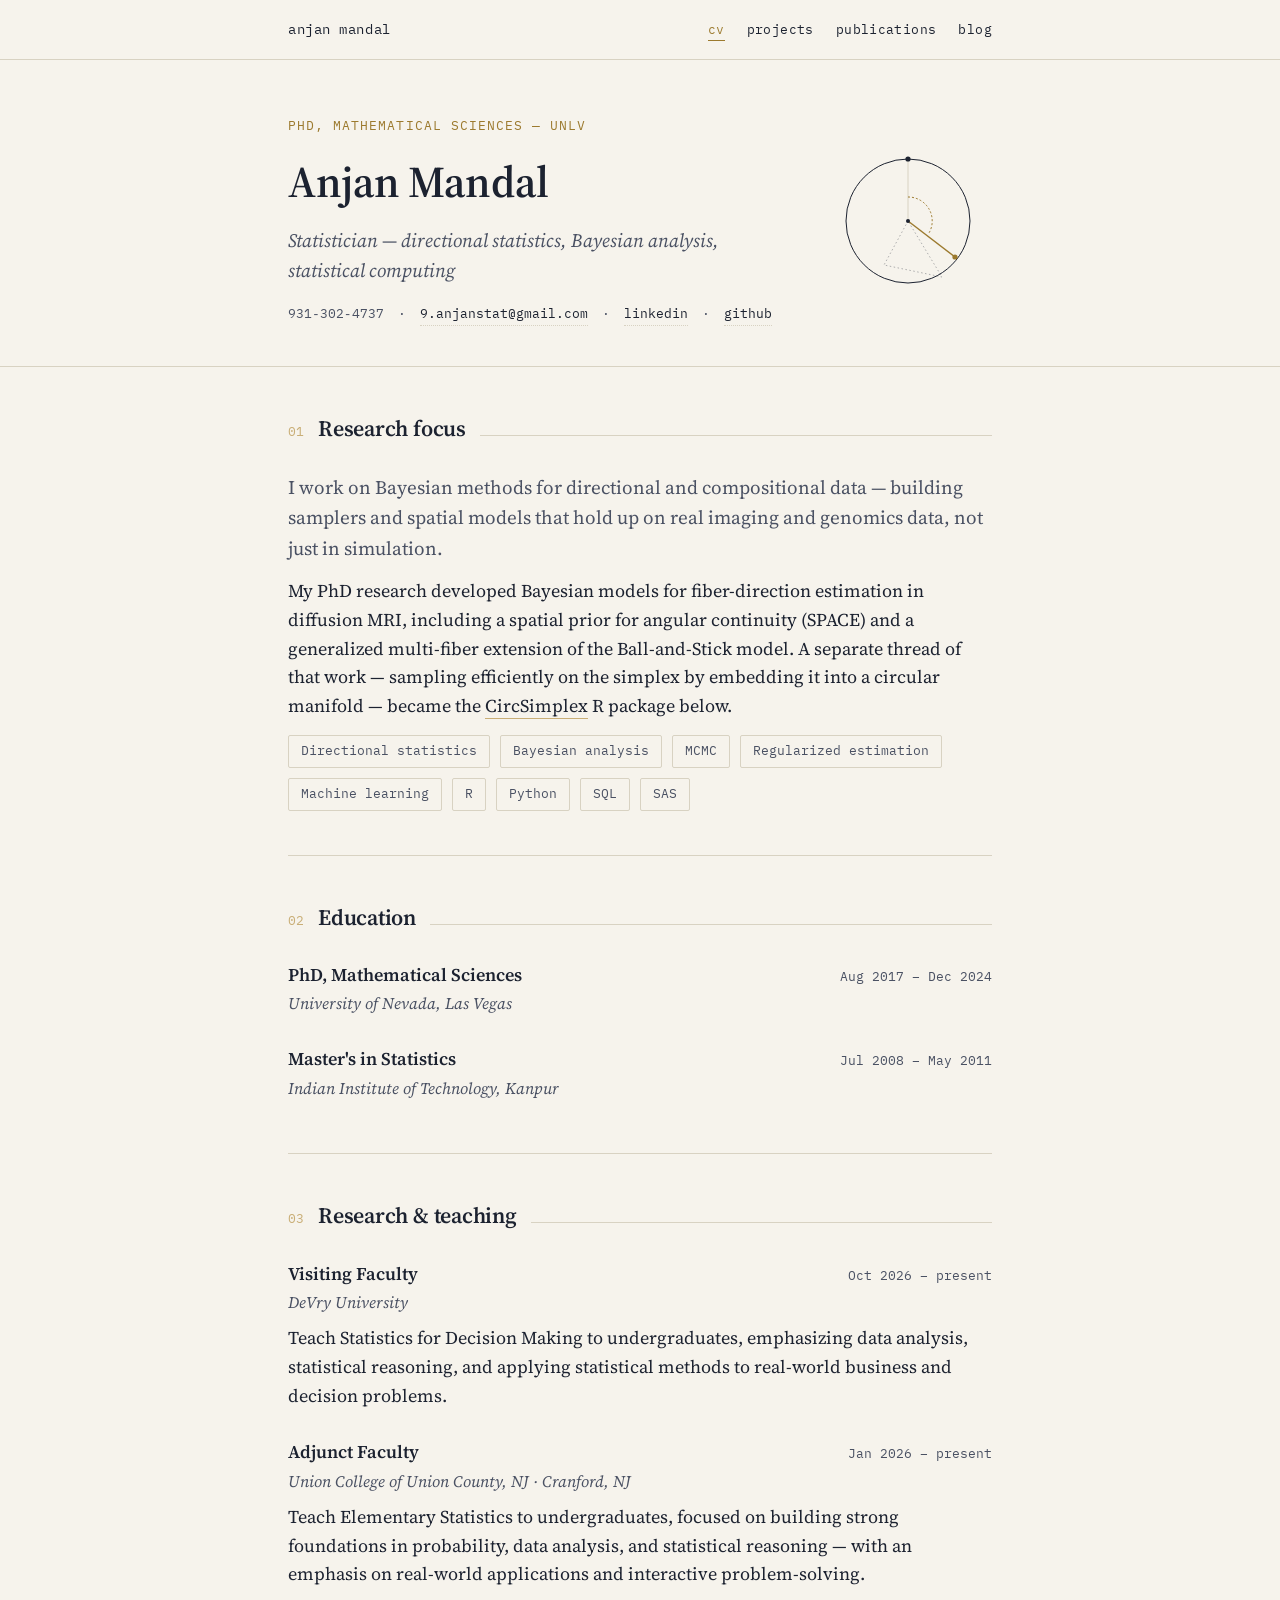
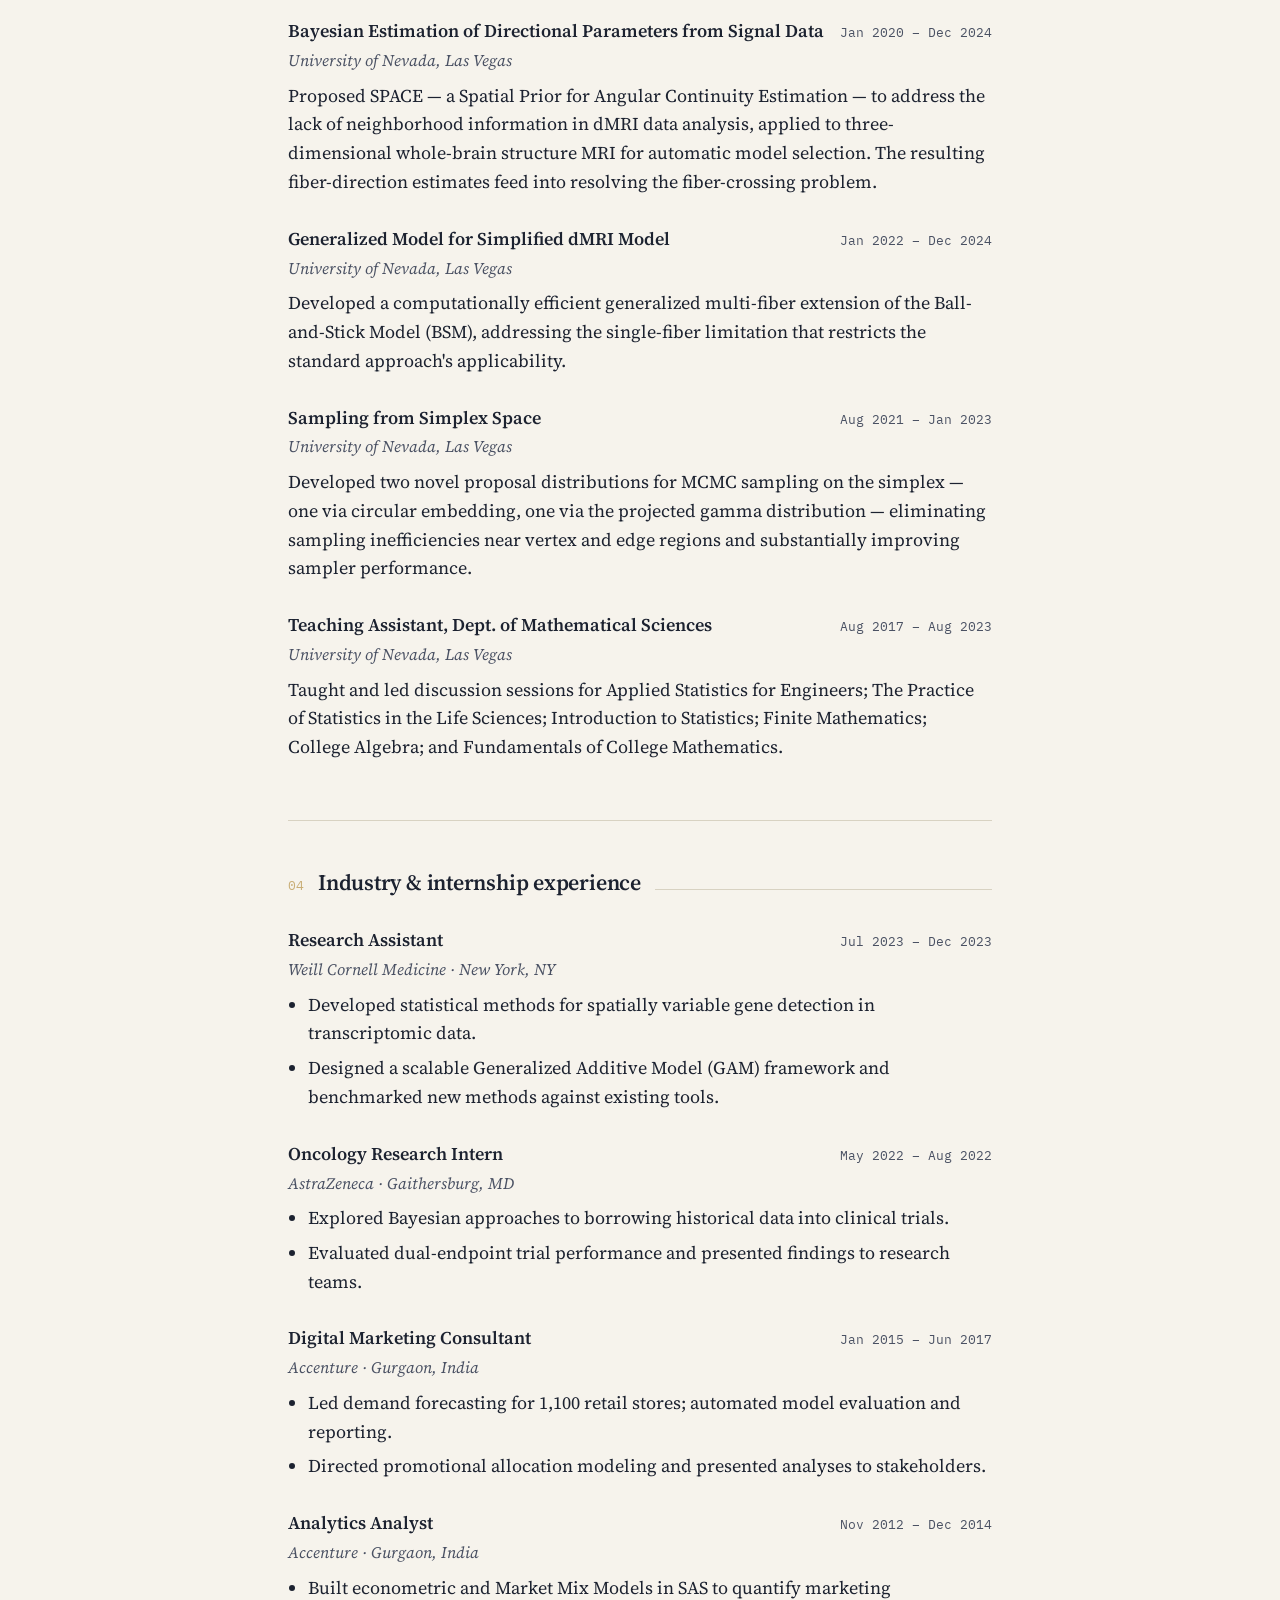
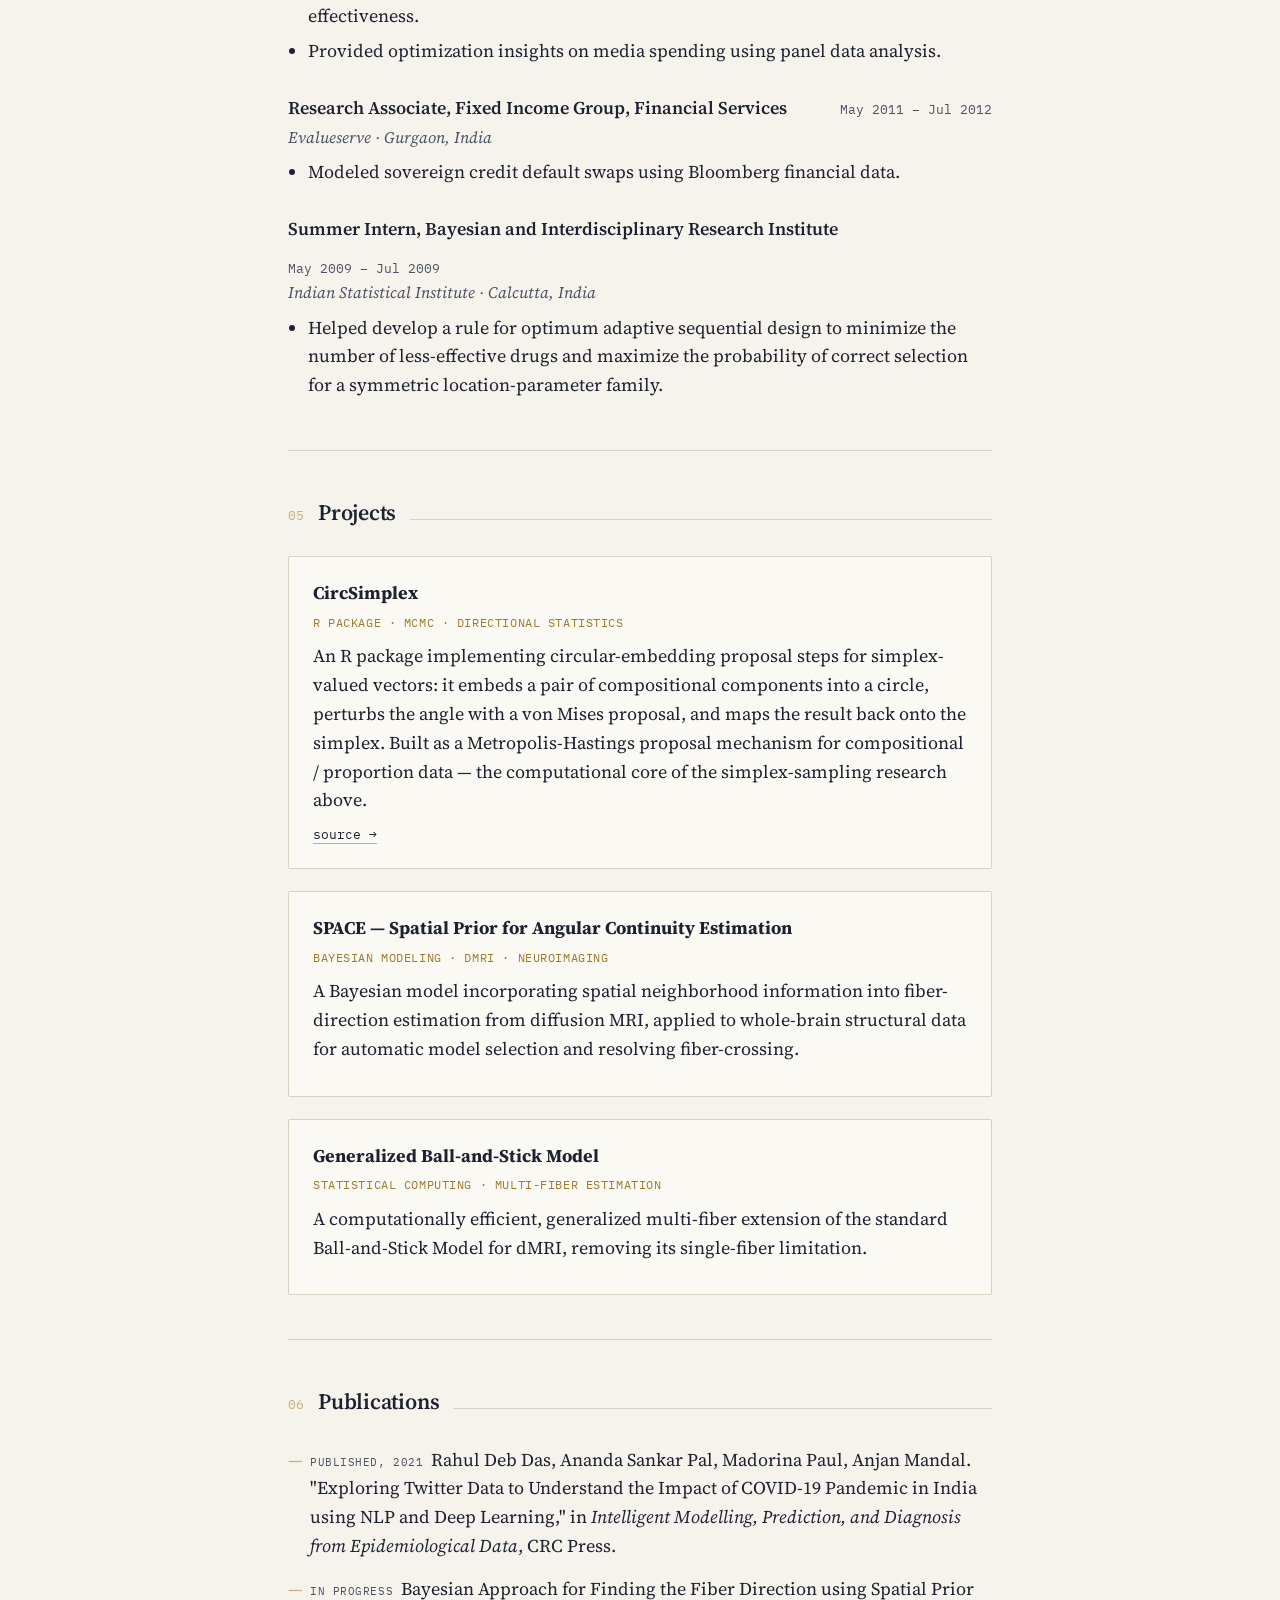
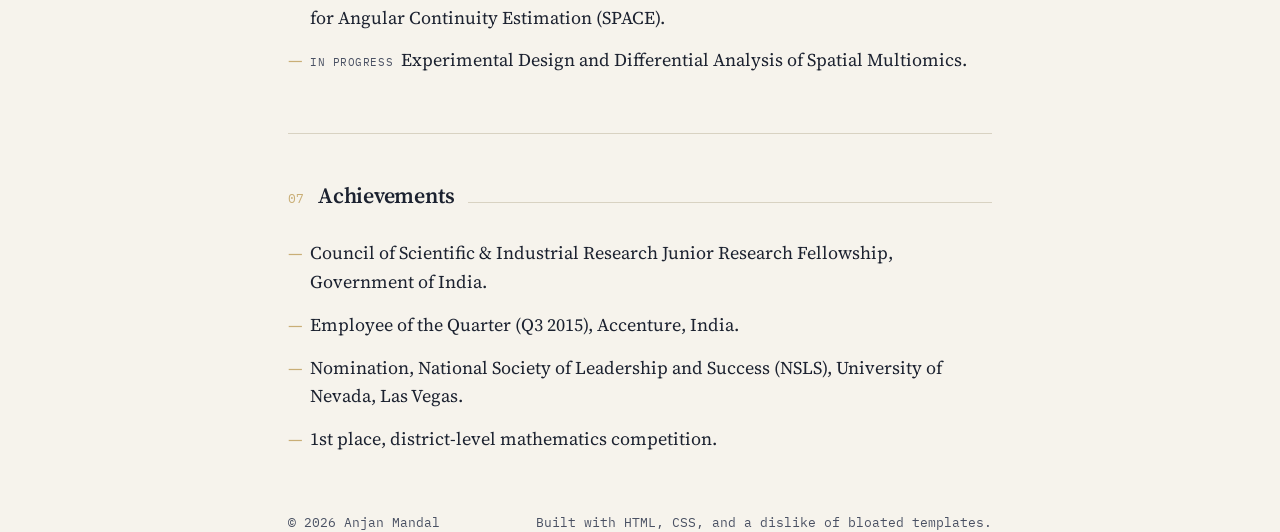
<file: index.html>
<!DOCTYPE html>
<html lang="en">
<head>
<meta charset="UTF-8">
<meta name="viewport" content="width=device-width, initial-scale=1.0">
<title>Anjan Mandal — Statistician</title>
<meta name="description" content="Anjan Mandal, PhD — Bayesian statistics, directional statistics, and statistical computing.">
<link rel="preconnect" href="https://fonts.googleapis.com">
<link rel="preconnect" href="https://fonts.gstatic.com" crossorigin>
<link href="https://fonts.googleapis.com/css2?family=Source+Serif+4:ital,wght@0,400;0,600;0,700;1,400&family=IBM+Plex+Mono:wght@400;500&display=swap" rel="stylesheet">
<link rel="stylesheet" href="css/style.css">
</head>
<body>

<nav class="site-nav">
  <div class="wrap">
    <a class="brand" href="index.html">anjan&nbsp;mandal</a>
    <ul>
      <li><a class="current" href="index.html#top">cv</a></li>
      <li><a href="index.html#projects">projects</a></li>
      <li><a href="index.html#publications">publications</a></li>
      <li><a href="blog/index.html">blog</a></li>
    </ul>
  </div>
</nav>

<header class="hero" id="top">
  <div class="wrap hero-grid">
    <div class="hero-text">
      <p class="eyebrow">PhD, Mathematical Sciences — UNLV</p>
      <h1>Anjan Mandal</h1>
      <p class="role">Statistician — directional statistics, Bayesian analysis, statistical computing</p>
      <div class="contact-line">
        <span>931&#8209;302&#8209;4737</span>
        <span>&middot;</span>
        <a href="mailto:9.anjanstat@gmail.com">9.anjanstat@gmail.com</a>
        <span>&middot;</span>
        <a href="https://www.linkedin.com/in/anjan-mandal/" target="_blank" rel="noopener">linkedin</a>
        <span>&middot;</span>
        <a href="https://github.com/Anjan-stat" target="_blank" rel="noopener">github</a>
      </div>
    </div>
    <div class="signature-figure" aria-hidden="true">
      <!-- Signature mark: circular embedding of a simplex point, drawn from the candidate's own
           thesis work (von Mises proposal steps on the simplex). -->
      <svg viewBox="0 0 168 168" fill="none">
        <circle cx="84" cy="84" r="62" stroke="#1C2230" stroke-width="1"/>
        <line x1="84" y1="84" x2="84" y2="22" stroke="#D8D2C2" stroke-width="1"/>
        <line x1="84" y1="84" x2="131" y2="120" stroke="#9C7A2E" stroke-width="1.4"/>
        <path d="M 84 60 A 24 24 0 0 1 105 96" stroke="#9C7A2E" stroke-width="1" fill="none" stroke-dasharray="2 2"/>
        <circle cx="84" cy="22" r="2.6" fill="#1C2230"/>
        <circle cx="131" cy="120" r="2.6" fill="#9C7A2E"/>
        <circle cx="84" cy="84" r="2" fill="#1C2230"/>
        <polygon points="84,84 60,128 118,140" stroke="#1C2230" stroke-width="0.75" stroke-dasharray="1.5 2.5" fill="none" opacity="0.45"/>
      </svg>
    </div>
  </div>
</header>

<main class="wrap">

  <section id="about">
    <div class="section-head"><span class="num">01</span><h2>Research focus</h2><span class="rule"></span></div>
    <p class="lede">I work on Bayesian methods for directional and compositional data — building samplers and spatial models that hold up on real imaging and genomics data, not just in simulation.</p>
    <p>My PhD research developed Bayesian models for fiber-direction estimation in diffusion MRI, including a spatial prior for angular continuity (SPACE) and a generalized multi-fiber extension of the Ball-and-Stick model. A separate thread of that work — sampling efficiently on the simplex by embedding it into a circular manifold — became the <a href="#projects">CircSimplex</a> R package below.</p>
    <div class="skills-row">
      <span class="skill-pill">Directional statistics</span>
      <span class="skill-pill">Bayesian analysis</span>
      <span class="skill-pill">MCMC</span>
      <span class="skill-pill">Regularized estimation</span>
      <span class="skill-pill">Machine learning</span>
      <span class="skill-pill">R</span>
      <span class="skill-pill">Python</span>
      <span class="skill-pill">SQL</span>
      <span class="skill-pill">SAS</span>
    </div>
  </section>

  <section id="education">
    <div class="section-head"><span class="num">02</span><h2>Education</h2><span class="rule"></span></div>
    <div class="entry">
      <div class="entry-head"><h3>PhD, Mathematical Sciences</h3><span class="when">Aug 2017 – Dec 2024</span></div>
      <p class="org">University of Nevada, Las Vegas</p>
    </div>
    <div class="entry">
      <div class="entry-head"><h3>Master's in Statistics</h3><span class="when">Jul 2008 – May 2011</span></div>
      <p class="org">Indian Institute of Technology, Kanpur</p>
    </div>
  </section>

  <section id="research">
    <div class="section-head"><span class="num">03</span><h2>Research &amp; teaching</h2><span class="rule"></span></div>

    <div class="entry">
      <div class="entry-head"><h3>Visiting Faculty</h3><span class="when">Oct 2026 – present</span></div>
      <p class="org">DeVry University</p>
      <p>Teach Statistics for Decision Making to undergraduates, emphasizing data analysis, statistical reasoning, and applying statistical methods to real-world business and decision problems.</p>
    </div>
    
    <div class="entry">
      <div class="entry-head"><h3>Adjunct Faculty</h3><span class="when">Jan 2026 – present</span></div>
      <p class="org">Union College of Union County, NJ &middot; Cranford, NJ</p>
      <p>Teach Elementary Statistics to undergraduates, focused on building strong foundations in probability, data analysis, and statistical reasoning — with an emphasis on real-world applications and interactive problem-solving.</p>
    </div>

    <div class="entry">
      <div class="entry-head"><h3>Bayesian Estimation of Directional Parameters from Signal Data</h3><span class="when">Jan 2020 – Dec 2024</span></div>
      <p class="org">University of Nevada, Las Vegas</p>
      <p>Proposed SPACE — a Spatial Prior for Angular Continuity Estimation — to address the lack of neighborhood information in dMRI data analysis, applied to three-dimensional whole-brain structure MRI for automatic model selection. The resulting fiber-direction estimates feed into resolving the fiber-crossing problem.</p>
    </div>

    <div class="entry">
      <div class="entry-head"><h3>Generalized Model for Simplified dMRI Model</h3><span class="when">Jan 2022 – Dec 2024</span></div>
      <p class="org">University of Nevada, Las Vegas</p>
      <p>Developed a computationally efficient generalized multi-fiber extension of the Ball-and-Stick Model (BSM), addressing the single-fiber limitation that restricts the standard approach's applicability.</p>
    </div>

    <div class="entry">
      <div class="entry-head"><h3>Sampling from Simplex Space</h3><span class="when">Aug 2021 – Jan 2023</span></div>
      <p class="org">University of Nevada, Las Vegas</p>
      <p>Developed two novel proposal distributions for MCMC sampling on the simplex — one via circular embedding, one via the projected gamma distribution — eliminating sampling inefficiencies near vertex and edge regions and substantially improving sampler performance.</p>
    </div>

    <div class="entry">
      <div class="entry-head"><h3>Teaching Assistant, Dept. of Mathematical Sciences</h3><span class="when">Aug 2017 – Aug 2023</span></div>
      <p class="org">University of Nevada, Las Vegas</p>
      <p>Taught and led discussion sessions for Applied Statistics for Engineers; The Practice of Statistics in the Life Sciences; Introduction to Statistics; Finite Mathematics; College Algebra; and Fundamentals of College Mathematics.</p>
    </div>
  </section>

  <section id="experience">
    <div class="section-head"><span class="num">04</span><h2>Industry &amp; internship experience</h2><span class="rule"></span></div>

    <div class="entry">
      <div class="entry-head"><h3>Research Assistant</h3><span class="when">Jul 2023 – Dec 2023</span></div>
      <p class="org">Weill Cornell Medicine &middot; New York, NY</p>
      <ul>
        <li>Developed statistical methods for spatially variable gene detection in transcriptomic data.</li>
        <li>Designed a scalable Generalized Additive Model (GAM) framework and benchmarked new methods against existing tools.</li>
      </ul>
    </div>

    <div class="entry">
      <div class="entry-head"><h3>Oncology Research Intern</h3><span class="when">May 2022 – Aug 2022</span></div>
      <p class="org">AstraZeneca &middot; Gaithersburg, MD</p>
      <ul>
        <li>Explored Bayesian approaches to borrowing historical data into clinical trials.</li>
        <li>Evaluated dual-endpoint trial performance and presented findings to research teams.</li>
      </ul>
    </div>

    <div class="entry">
      <div class="entry-head"><h3>Digital Marketing Consultant</h3><span class="when">Jan 2015 – Jun 2017</span></div>
      <p class="org">Accenture &middot; Gurgaon, India</p>
      <ul>
        <li>Led demand forecasting for 1,100 retail stores; automated model evaluation and reporting.</li>
        <li>Directed promotional allocation modeling and presented analyses to stakeholders.</li>
      </ul>
    </div>

    <div class="entry">
      <div class="entry-head"><h3>Analytics Analyst</h3><span class="when">Nov 2012 – Dec 2014</span></div>
      <p class="org">Accenture &middot; Gurgaon, India</p>
      <ul>
        <li>Built econometric and Market Mix Models in SAS to quantify marketing effectiveness.</li>
        <li>Provided optimization insights on media spending using panel data analysis.</li>
      </ul>
    </div>

    <div class="entry">
      <div class="entry-head"><h3>Research Associate, Fixed Income Group, Financial Services</h3><span class="when">May 2011 – Jul 2012</span></div>
      <p class="org">Evalueserve &middot; Gurgaon, India</p>
      <ul>
        <li>Modeled sovereign credit default swaps using Bloomberg financial data.</li>
      </ul>
    </div>

    <div class="entry">
      <div class="entry-head"><h3>Summer Intern, Bayesian and Interdisciplinary Research Institute</h3><span class="when">May 2009 – Jul 2009</span></div>
      <p class="org">Indian Statistical Institute &middot; Calcutta, India</p>
      <ul>
        <li>Helped develop a rule for optimum adaptive sequential design to minimize the number of less-effective drugs and maximize the probability of correct selection for a symmetric location-parameter family.</li>
      </ul>
    </div>
  </section>

  <section id="projects">
    <div class="section-head"><span class="num">05</span><h2>Projects</h2><span class="rule"></span></div>
    <div class="projects-grid">

      <div class="project-card">
        <h3>CircSimplex</h3>
        <div class="tags">R package &middot; MCMC &middot; directional statistics</div>
        <p>An R package implementing circular-embedding proposal steps for simplex-valued vectors: it embeds a pair of compositional components into a circle, perturbs the angle with a von Mises proposal, and maps the result back onto the simplex. Built as a Metropolis-Hastings proposal mechanism for compositional / proportion data — the computational core of the simplex-sampling research above.</p>
        <div class="links">
          <a href="https://github.com/Anjan-stat/CircSimplex" target="_blank" rel="noopener">source &rarr;</a>
        </div>
      </div>

      <div class="project-card">
        <h3>SPACE — Spatial Prior for Angular Continuity Estimation</h3>
        <div class="tags">Bayesian modeling &middot; dMRI &middot; neuroimaging</div>
        <p>A Bayesian model incorporating spatial neighborhood information into fiber-direction estimation from diffusion MRI, applied to whole-brain structural data for automatic model selection and resolving fiber-crossing.</p>
      </div>

      <div class="project-card">
        <h3>Generalized Ball-and-Stick Model</h3>
        <div class="tags">Statistical computing &middot; multi-fiber estimation</div>
        <p>A computationally efficient, generalized multi-fiber extension of the standard Ball-and-Stick Model for dMRI, removing its single-fiber limitation.</p>
      </div>

    </div>
  </section>

  <section id="publications">
    <div class="section-head"><span class="num">06</span><h2>Publications</h2><span class="rule"></span></div>
    <ul class="pub-list">
      <li><span class="status">Published, 2021</span>Rahul Deb Das, Ananda Sankar Pal, Madorina Paul, Anjan Mandal. "Exploring Twitter Data to Understand the Impact of COVID-19 Pandemic in India using NLP and Deep Learning," in <em>Intelligent Modelling, Prediction, and Diagnosis from Epidemiological Data</em>, CRC Press.</li>
      <li><span class="status">In progress</span>Bayesian Approach for Finding the Fiber Direction using Spatial Prior for Angular Continuity Estimation (SPACE).</li>
      <li><span class="status">In progress</span>Experimental Design and Differential Analysis of Spatial Multiomics.</li>
    </ul>
  </section>

  <section id="achievements">
    <div class="section-head"><span class="num">07</span><h2>Achievements</h2><span class="rule"></span></div>
    <ul class="pub-list">
      <li>Council of Scientific &amp; Industrial Research Junior Research Fellowship, Government of India.</li>
      <li>Employee of the Quarter (Q3 2015), Accenture, India.</li>
      <li>Nomination, National Society of Leadership and Success (NSLS), University of Nevada, Las Vegas.</li>
      <li>1st place, district-level mathematics competition.</li>
    </ul>
  </section>

</main>

<footer class="wrap">
  <span>&copy; 2026 Anjan Mandal</span>
  <span>Built with HTML, CSS, and a dislike of bloated templates.</span>
</footer>

</body>
</html>
</file>
<file: css/style.css>
/* ============================================================
   Design tokens
   Paper:   #F6F3EC   Ink:   #1C2230   Ink-soft: #4A5163
   Line:    #D8D2C2   Accent: #9C7A2E (muted ochre)   Accent-soft: #C9AE76
   ============================================================ */

:root {
  --paper: #F6F3EC;
  --paper-raised: #FBF9F4;
  --ink: #1C2230;
  --ink-soft: #4A5163;
  --line: #D8D2C2;
  --accent: #9C7A2E;
  --accent-soft: #C9AE76;
  --serif: "Source Serif 4", Georgia, "Times New Roman", serif;
  --mono: "IBM Plex Mono", "SFMono-Regular", Consolas, monospace;
  --max: 760px;
}

* { box-sizing: border-box; }

html { scroll-behavior: smooth; }

@media (prefers-reduced-motion: reduce) {
  html { scroll-behavior: auto; }
  * { animation-duration: 0.01ms !important; transition-duration: 0.01ms !important; }
}

body {
  margin: 0;
  background: var(--paper);
  color: var(--ink);
  font-family: var(--serif);
  font-size: 18px;
  line-height: 1.6;
  -webkit-font-smoothing: antialiased;
}

a {
  color: var(--ink);
  text-decoration: none;
  border-bottom: 1px solid var(--accent-soft);
  transition: border-color 0.15s ease, color 0.15s ease;
}
a:hover, a:focus-visible { color: var(--accent); border-color: var(--accent); }
a:focus-visible { outline: 2px solid var(--accent); outline-offset: 2px; border-radius: 1px; }

.wrap {
  max-width: var(--max);
  margin: 0 auto;
  padding: 0 28px;
}

/* ---------- Top nav ---------- */
.site-nav {
  border-bottom: 1px solid var(--line);
  background: var(--paper);
  position: sticky;
  top: 0;
  z-index: 10;
}
.site-nav .wrap {
  display: flex;
  align-items: baseline;
  justify-content: space-between;
  padding-top: 18px;
  padding-bottom: 18px;
}
.site-nav .brand {
  font-family: var(--mono);
  font-size: 14px;
  letter-spacing: 0.04em;
  border-bottom: none;
  color: var(--ink);
}
.site-nav .brand:hover { color: var(--accent); }
.site-nav ul {
  list-style: none;
  display: flex;
  gap: 22px;
  margin: 0;
  padding: 0;
  font-family: var(--mono);
  font-size: 13px;
  letter-spacing: 0.03em;
  text-transform: lowercase;
}
.site-nav ul a { border-bottom: none; padding-bottom: 2px; }
.site-nav ul a.current { border-bottom: 1px solid var(--accent); color: var(--accent); }

/* ---------- Header / hero ---------- */
header.hero {
  padding: 56px 0 40px;
  border-bottom: 1px solid var(--line);
}
header.hero .hero-grid {
  display: flex;
  gap: 36px;
  align-items: center;
}
header.hero .hero-text { flex: 1; }
header.hero .eyebrow {
  font-family: var(--mono);
  font-size: 13px;
  letter-spacing: 0.08em;
  text-transform: uppercase;
  color: var(--accent);
  margin: 0 0 10px;
}
header.hero h1 {
  font-size: 44px;
  font-weight: 600;
  margin: 0 0 8px;
  letter-spacing: -0.01em;
}
header.hero .role {
  font-size: 19px;
  color: var(--ink-soft);
  margin: 0 0 18px;
  font-style: italic;
}
header.hero .contact-line {
  font-family: var(--mono);
  font-size: 13px;
  color: var(--ink-soft);
  display: flex;
  flex-wrap: wrap;
  gap: 4px 14px;
}
header.hero .contact-line a { border-bottom: 1px dotted var(--line); }

.signature-figure { flex: 0 0 168px; }
.signature-figure svg { width: 168px; height: 168px; display: block; }

/* ---------- Section structure ---------- */
section { padding: 44px 0; border-bottom: 1px solid var(--line); }
section:last-of-type { border-bottom: none; }

.section-head {
  display: flex;
  align-items: baseline;
  gap: 14px;
  margin-bottom: 26px;
}
.section-head .num {
  font-family: var(--mono);
  font-size: 13px;
  color: var(--accent-soft);
}
.section-head h2 {
  font-size: 22px;
  font-weight: 600;
  margin: 0;
  letter-spacing: -0.01em;
}
.section-head .rule {
  flex: 1;
  height: 1px;
  background: var(--line);
}

p { margin: 0 0 14px; }
.lede { font-size: 19px; color: var(--ink-soft); }

/* ---------- Timeline entries (experience / research) ---------- */
.entry { margin-bottom: 28px; }
.entry:last-child { margin-bottom: 0; }
.entry-head {
  display: flex;
  justify-content: space-between;
  align-items: baseline;
  gap: 14px;
  flex-wrap: wrap;
}
.entry-head h3 { font-size: 18px; margin: 0; font-weight: 600; }
.entry-head .when {
  font-family: var(--mono);
  font-size: 12.5px;
  color: var(--ink-soft);
  white-space: nowrap;
}
.entry .org { color: var(--ink-soft); font-style: italic; margin: 2px 0 8px; font-size: 16px; }
.entry ul { margin: 8px 0 0; padding-left: 20px; }
.entry li { margin-bottom: 6px; }

/* ---------- Project cards ---------- */
.projects-grid { display: grid; gap: 22px; }
.project-card {
  border: 1px solid var(--line);
  background: var(--paper-raised);
  padding: 22px 24px;
  border-radius: 2px;
}
.project-card h3 { margin: 0 0 6px; font-size: 18px; }
.project-card .tags {
  font-family: var(--mono);
  font-size: 11.5px;
  color: var(--accent);
  text-transform: uppercase;
  letter-spacing: 0.05em;
  margin-bottom: 10px;
}
.project-card p { margin-bottom: 10px; }
.project-card .links { font-family: var(--mono); font-size: 13px; }
.project-card .links a { margin-right: 14px; }

/* ---------- Publications ---------- */
.pub-list { list-style: none; margin: 0; padding: 0; }
.pub-list li {
  margin-bottom: 14px;
  padding-left: 22px;
  position: relative;
}
.pub-list li::before {
  content: "—";
  position: absolute;
  left: 0;
  color: var(--accent-soft);
}
.pub-list .status {
  font-family: var(--mono);
  font-size: 11px;
  text-transform: uppercase;
  letter-spacing: 0.05em;
  color: var(--ink-soft);
  margin-right: 8px;
}

/* ---------- Skills ---------- */
.skills-row { display: flex; flex-wrap: wrap; gap: 10px; }
.skill-pill {
  font-family: var(--mono);
  font-size: 13px;
  padding: 5px 12px;
  border: 1px solid var(--line);
  border-radius: 2px;
  color: var(--ink-soft);
}

/* ---------- Footer ---------- */
footer {
  padding: 32px 0 48px;
  font-family: var(--mono);
  font-size: 12.5px;
  color: var(--ink-soft);
  display: flex;
  justify-content: space-between;
  flex-wrap: wrap;
  gap: 10px;
}

/* ---------- Blog ---------- */
.post-list { list-style: none; margin: 0; padding: 0; }
.post-item {
  padding: 22px 0;
  border-bottom: 1px solid var(--line);
}
.post-item:first-child { padding-top: 0; }
.post-item .post-date {
  font-family: var(--mono);
  font-size: 12px;
  color: var(--accent);
  text-transform: uppercase;
  letter-spacing: 0.05em;
}
.post-item h3 { margin: 6px 0 6px; font-size: 20px; }
.post-item p { color: var(--ink-soft); margin-bottom: 6px; }
.post-item .read-more { font-family: var(--mono); font-size: 13px; }

.post-body { padding: 44px 0; }
.post-body .post-date {
  font-family: var(--mono);
  font-size: 12px;
  color: var(--accent);
  text-transform: uppercase;
  letter-spacing: 0.05em;
}
.post-body h1 { font-size: 32px; margin: 10px 0 24px; }
.post-body article h2 { font-size: 22px; margin-top: 34px; }
.post-body article h3 { font-size: 18px; margin-top: 26px; }
.post-body article p { margin-bottom: 16px; }
.post-body article code {
  font-family: var(--mono);
  background: var(--paper-raised);
  padding: 2px 5px;
  border-radius: 2px;
  font-size: 0.9em;
}
.post-body article pre {
  background: var(--ink);
  color: var(--paper);
  padding: 16px 18px;
  overflow-x: auto;
  border-radius: 3px;
  font-size: 14px;
}
.post-body article pre code { background: none; padding: 0; color: inherit; }
.post-body article blockquote {
  border-left: 3px solid var(--accent-soft);
  margin: 18px 0;
  padding-left: 16px;
  color: var(--ink-soft);
  font-style: italic;
}
.post-body article ul, .post-body article ol { padding-left: 22px; }
.back-link { font-family: var(--mono); font-size: 13px; margin-bottom: 26px; display: inline-block; }

.empty-state {
  font-family: var(--mono);
  font-size: 14px;
  color: var(--ink-soft);
  border: 1px dashed var(--line);
  padding: 24px;
  text-align: center;
}

/* ---------- Responsive ---------- */
@media (max-width: 600px) {
  body { font-size: 16.5px; }
  header.hero .hero-grid { flex-direction: column-reverse; align-items: flex-start; gap: 20px; }
  .signature-figure { flex: none; }
  .signature-figure svg { width: 110px; height: 110px; }
  header.hero h1 { font-size: 32px; }
  .site-nav .wrap { flex-direction: column; align-items: flex-start; gap: 10px; }
  .site-nav ul { gap: 14px; flex-wrap: wrap; }
  .entry-head { flex-direction: column; }
}
</file>
